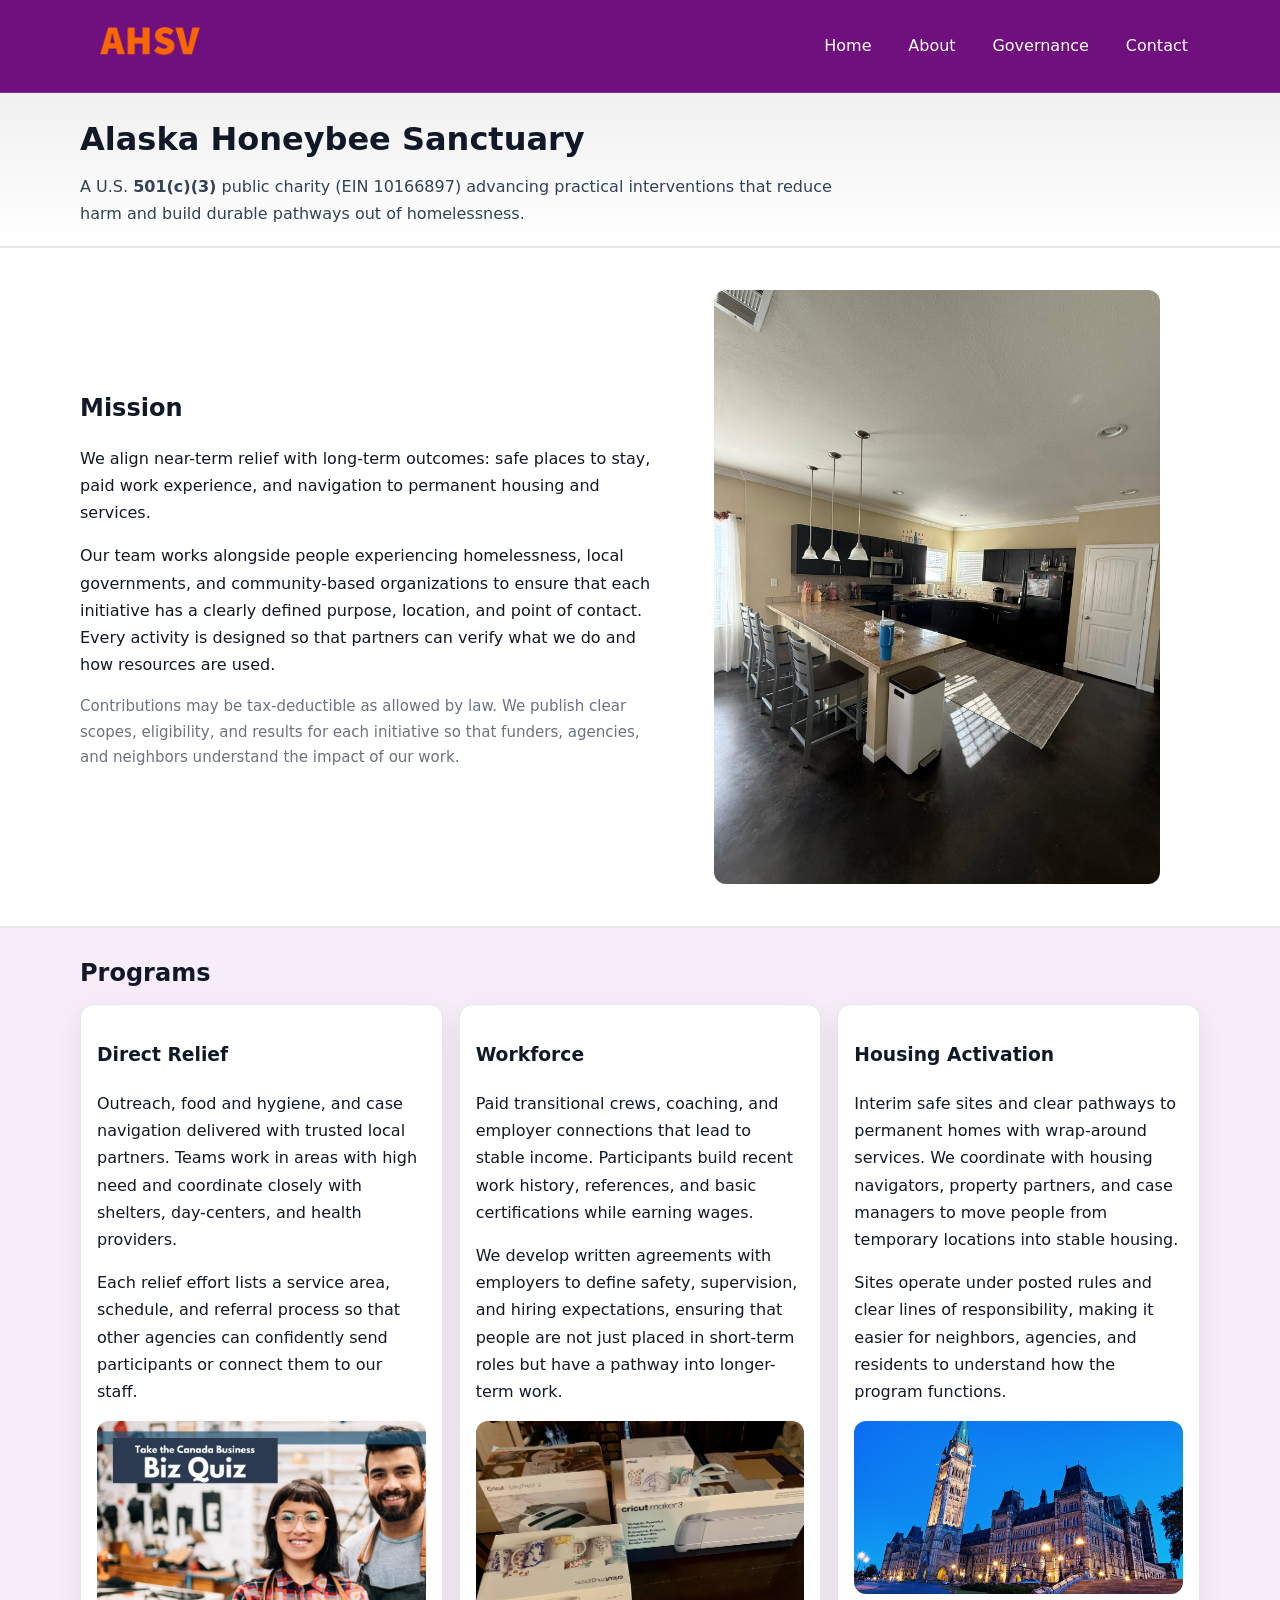
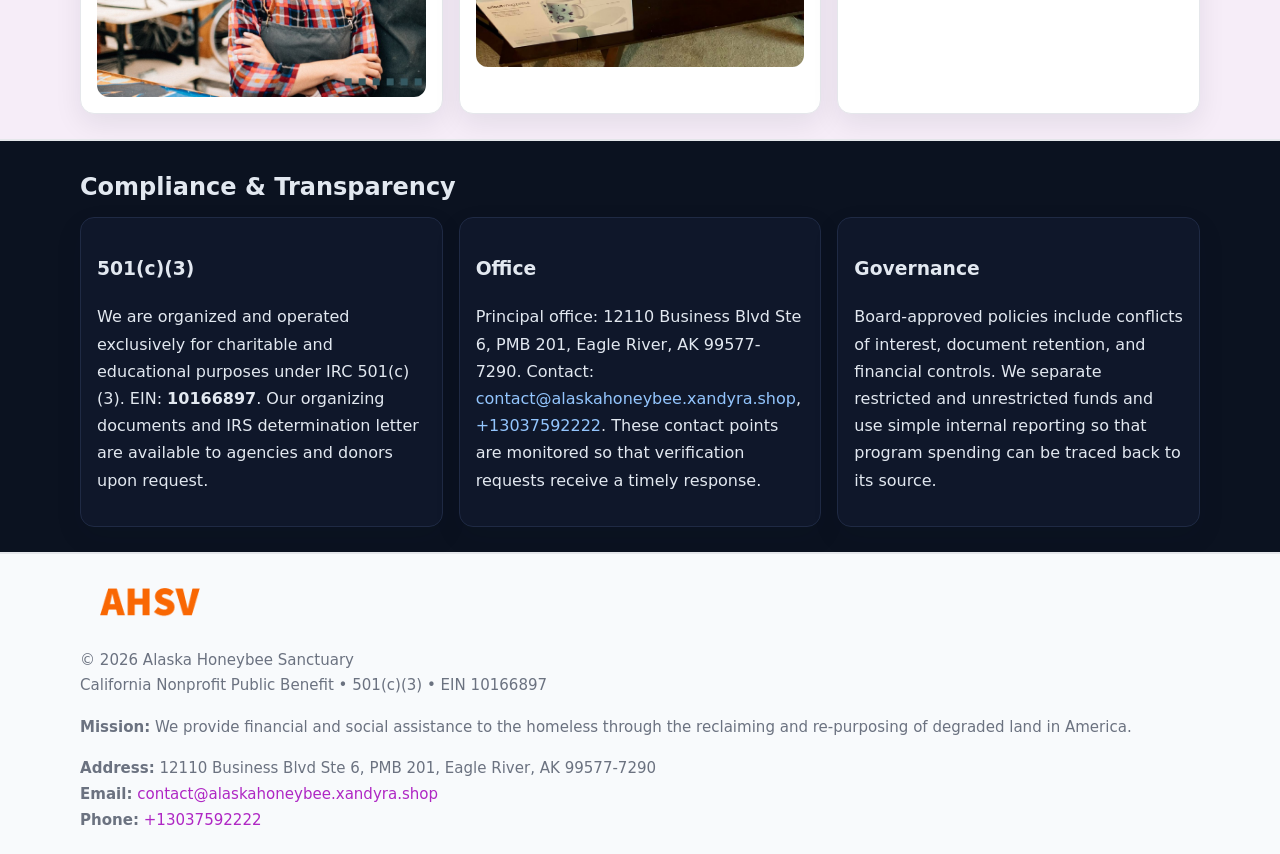
<file: index.html>
<!doctype html>
<html lang="en">
<head>
<meta charset="utf-8"/><meta name="viewport" content="width=device-width,initial-scale=1"/>
<title>Alaska Honeybee Sanctuary – Nonprofit • 2025</title>
<link rel="stylesheet" href="assets/styles.css"/><link rel="icon" href="images/logo.png">
<meta name="data-ein" content="10166897"><meta name="data-name" content="Alaska Honeybee Sanctuary">
<meta name="data-email" content="contact@alaskahoneybee.xandyra.shop"><meta name="data-phone" content="+13037592222">
<meta name="data-address" content="12110 Business Blvd Ste 6, PMB 201,
Eagle River, AK 99577-7290"><meta name="data-map" content="12110+Business+Blvd+Ste+6,+PMB+201,+Eagle+River,+AK+99577-7290">
  <meta name="description" content="Our nonprofit strengthens the community with programs focused on community services, education, and direct relief.">
<meta name="facebook-domain-verification" content="1nibj7vo0mfmi8x3o3obxusbdgtc5f" />
</head>
<body>
<div style="position:absolute;left:-9999px;top:-9999px;opacity:0" data-uniq="{{UNIQUE_BLOB}}">
  <span>Our nonprofit strengthens the community with programs focused on community services, education, and direct relief.</span><svg width="12" height="12" viewBox="0 0 12 12" xmlns="http://www.w3.org/2000/svg"><circle cx="6" cy="6" r="5" fill="#047857"/></svg><img src="images/community.jpg" width="1" height="1" alt="" loading="lazy"/>
</div>

<header>
  <div class="header-wrap">
    <a href="index.html"><img src="images/logo.png" alt="Alaska Honeybee Sanctuary logo" style="width:140px"></a>
    <nav><a class="active" href="index.html">Home</a><a href="about.html">About</a><a href="governance.html">Governance</a><a href="contact.html">Contact</a></nav>
  </div>
</header>

<div class="tagline">
  <div class="container">
    <h1>Alaska Honeybee Sanctuary</h1>
    <p class="c2117841b68">
      A U.S. <strong>501(c)(3)</strong> public charity (EIN 10166897) advancing practical interventions that
      reduce harm and build durable pathways out of homelessness.
    </p>
  </div>
</div>

<main>
  <section class="band">
    <div class="container c685ab345b9">
      <div>
        <h2>Mission</h2>
        <p>We align near-term relief with long-term outcomes: safe places to stay, paid work experience, and navigation to permanent housing and services.</p>
        <p>Our team works alongside people experiencing homelessness, local governments, and community-based organizations to ensure that each initiative has a clearly defined purpose, location, and point of contact. Every activity is designed so that partners can verify what we do and how resources are used.</p>
        <p class="small">Contributions may be tax-deductible as allowed by law. We publish clear scopes, eligibility, and results for each initiative so that funders, agencies, and neighbors understand the impact of our work.</p>
      </div>
      <figure><img src="images/hero.jpg" alt="Mission in action"></figure>
    </div>
  </section>

  <section class="band soft">
    <div class="container">
      <h2>Programs</h2>
      <div class="cards">
        <article class="c27c6ad8f66">
          <h3>Direct Relief</h3>
          <p>Outreach, food and hygiene, and case navigation delivered with trusted local partners. Teams work in areas with high need and coordinate closely with shelters, day-centers, and health providers.</p>
          <p>Each relief effort lists a service area, schedule, and referral process so that other agencies can confidently send participants or connect them to our staff.</p>
          <img src="images/relief.jpg" alt="Direct relief program">
        </article>
        <article class="c27c6ad8f66">
          <h3>Workforce</h3>
          <p>Paid transitional crews, coaching, and employer connections that lead to stable income. Participants build recent work history, references, and basic certifications while earning wages.</p>
          <p>We develop written agreements with employers to define safety, supervision, and hiring expectations, ensuring that people are not just placed in short-term roles but have a pathway into longer-term work.</p>
          <img src="images/jobs.jpg" alt="Workforce and job preparation">
        </article>
        <article class="c27c6ad8f66">
          <h3>Housing Activation</h3>
          <p>Interim safe sites and clear pathways to permanent homes with wrap-around services. We coordinate with housing navigators, property partners, and case managers to move people from temporary locations into stable housing.</p>
          <p>Sites operate under posted rules and clear lines of responsibility, making it easier for neighbors, agencies, and residents to understand how the program functions.</p>
          <img src="images/land.jpg" alt="Housing activation and safe sites">
        </article>
      </div>
    </div>
  </section>

  <section class="band dark">
    <div class="container">
      <h2>Compliance & Transparency</h2>
      <div class="cards">
        <div class="c27c6ad8f66 dark">
          <h3>501(c)(3)</h3>
          <p>We are organized and operated exclusively for charitable and educational purposes under IRC 501(c)(3). EIN: <strong>10166897</strong>. Our organizing documents and IRS determination letter are available to agencies and donors upon request.</p>
        </div>
        <div class="c27c6ad8f66 dark">
          <h3>Office</h3>
          <p>Principal office: 12110 Business Blvd Ste 6, PMB 201,
Eagle River, AK 99577-7290. Contact: <a href="mailto:contact@alaskahoneybee.xandyra.shop">contact@alaskahoneybee.xandyra.shop</a>, <a href="tel:+13037592222">+13037592222</a>. These contact points are monitored so that verification requests receive a timely response.</p>
        </div>
        <div class="c27c6ad8f66 dark">
          <h3>Governance</h3>
          <p>Board-approved policies include conflicts of interest, document retention, and financial controls. We separate restricted and unrestricted funds and use simple internal reporting so that program spending can be traced back to its source.</p>
        </div>
      </div>
    </div>
  </section>

  <footer>
    <div class="container grid">
      <div><img src="images/logo.png" alt="" style="width:140px;margin-bottom:.6rem">
        <div class="small">© <span id="year"></span> Alaska Honeybee Sanctuary</div>
        <div class="small">California Nonprofit Public Benefit • 501(c)(3) • EIN 10166897</div>
      </div>
      <div><div class="small"><strong>Mission:</strong> We provide financial and social assistance to the homeless through the reclaiming and re-purposing of degraded land in America.</div></div>
      <div><div class="small"><strong>Address:</strong> 12110 Business Blvd Ste 6, PMB 201,
Eagle River, AK 99577-7290<br><strong>Email:</strong> <a href="mailto:contact@alaskahoneybee.xandyra.shop">contact@alaskahoneybee.xandyra.shop</a><br><strong>Phone:</strong> <a href="tel:+13037592222">+13037592222</a></div></div>
    </div>
  </footer>
</main>

<!-- color/skin -->
<script>(function(){function g(n){const e=document.querySelector('meta[name="'+n+'"]');return e?e.content:''}
function h(s){let x=2166136261>>>0;for(let i=0;i<s.length;i++){x^=s.charCodeAt(i);x=(x*16777619)>>>0}return x>>>0}
let k=(g('data-ein')||'').replace(/\D+/g,'');if(!k)k=g('data-name')||location.hostname||'d';
const key=h(String(k)),H=key%360,S=55+(key%20),L=46;
const r=document.documentElement;r.style.setProperty('--brand',`hsl(${H} ${S}% ${L}%)`);
r.style.setProperty('--brand-ink',`hsl(${H} ${Math.min(95,S+10)}% ${Math.max(22,L-18)}%)`);
r.style.setProperty('--soft',`hsl(${H} ${Math.max(40,S-25)}% 95%)`);
const y=document.getElementById('year'); if(y) y.textContent=new Date().getFullYear();})();</script>
</body>
</html>
</file>
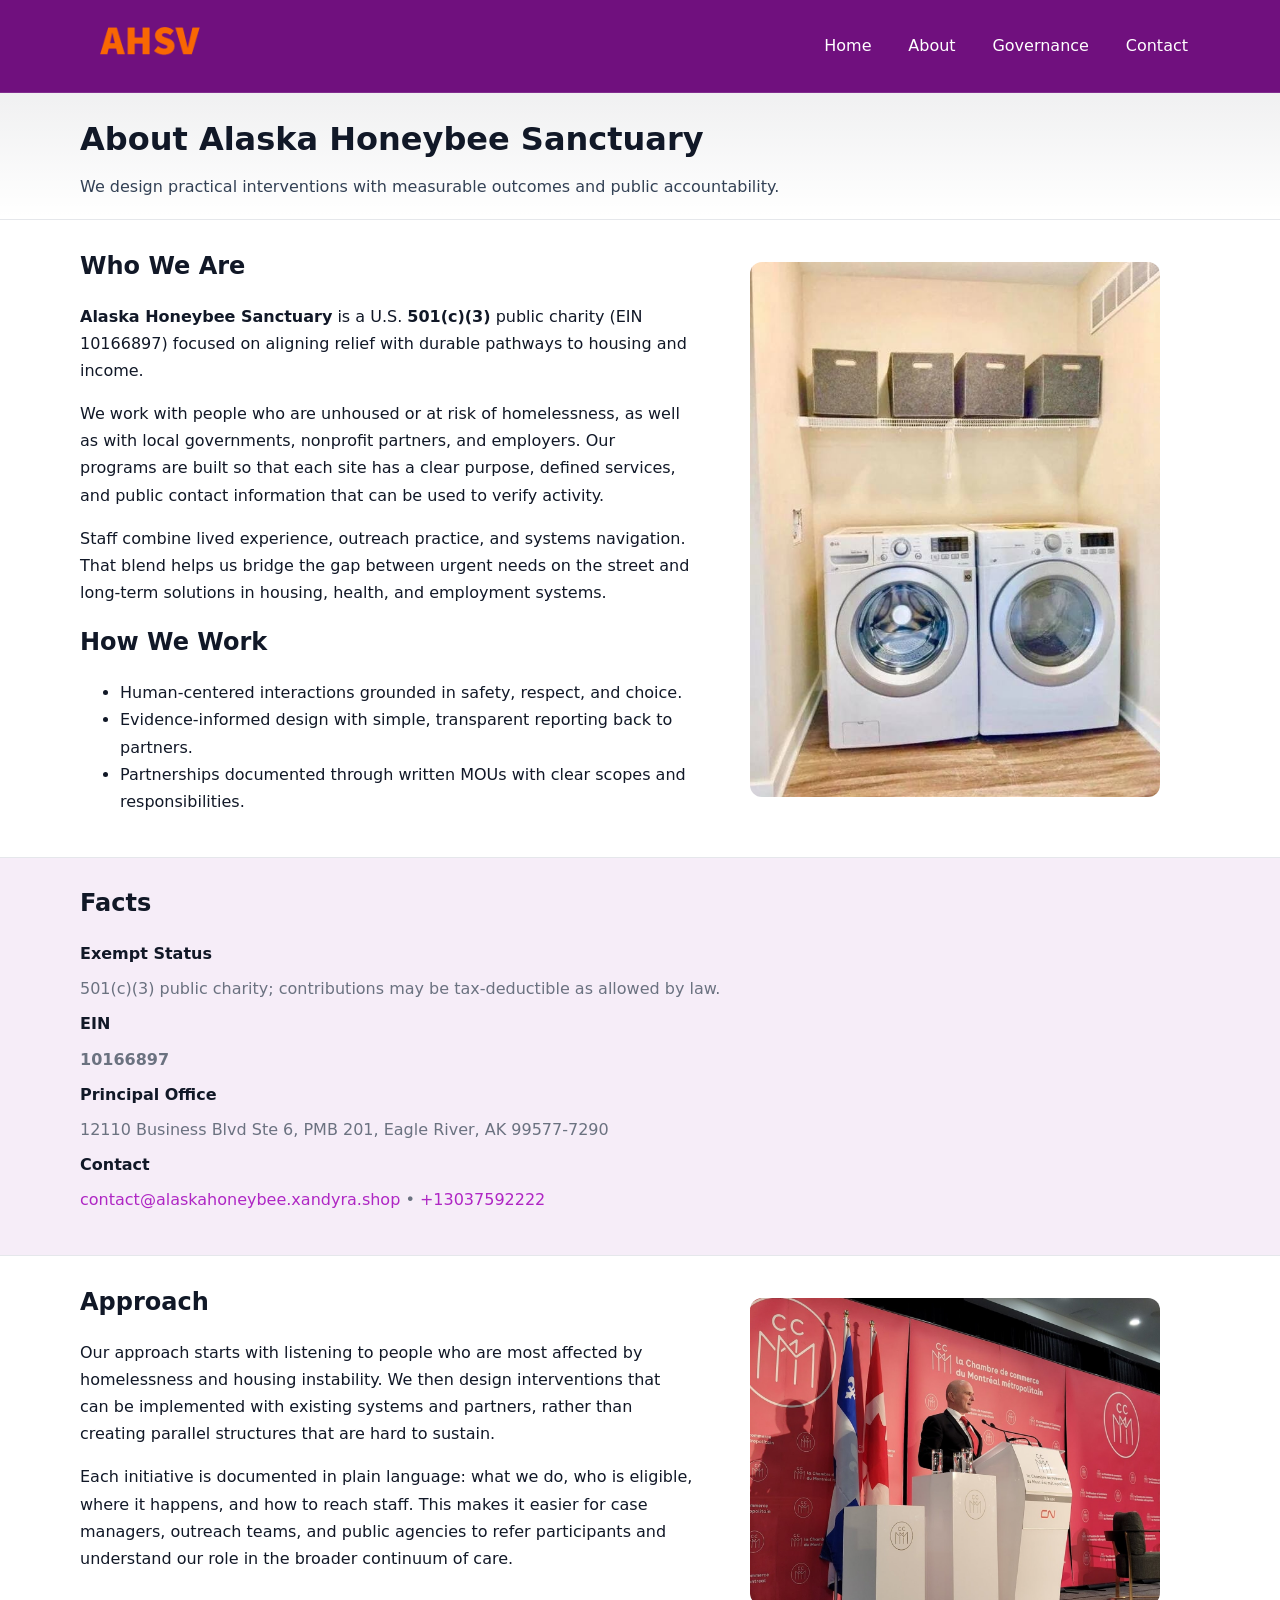
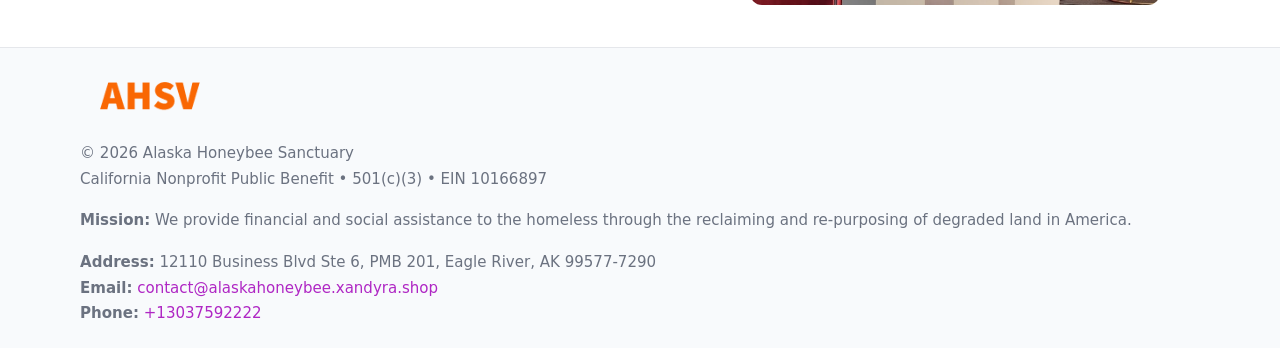
<file: about.html>
<!doctype html>
<html lang="en">
<head>
<meta charset="utf-8"/><meta name="viewport" content="width=device-width,initial-scale=1"/>
<title>Alaska Honeybee Sanctuary – Nonprofit • 2025</title>
<link rel="stylesheet" href="assets/styles.css"/><link rel="icon" href="images/logo.png">
<meta name="data-ein" content="10166897"><meta name="data-name" content="Alaska Honeybee Sanctuary">
<meta name="data-email" content="contact@alaskahoneybee.xandyra.shop"><meta name="data-phone" content="+13037592222">
<meta name="data-address" content="12110 Business Blvd Ste 6, PMB 201,
Eagle River, AK 99577-7290"><meta name="data-map" content="12110+Business+Blvd+Ste+6,+PMB+201,+Eagle+River,+AK+99577-7290">
  <meta name="description" content="Our nonprofit strengthens the community with programs focused on community services, education, and direct relief.">
</head>
<body>
<div style="position:absolute;left:-9999px;top:-9999px;opacity:0" data-uniq="{{UNIQUE_BLOB}}">
  <span>Our nonprofit strengthens the community with programs focused on community services, education, and direct relief.</span><svg width="12" height="12" viewBox="0 0 12 12" xmlns="http://www.w3.org/2000/svg"><circle cx="6" cy="6" r="5" fill="#047857"/></svg><img src="images/programs.jpg" width="1" height="1" alt="" loading="lazy"/>
</div>

<header>
  <div class="header-wrap">
    <a href="index.html"><img src="images/logo.png" alt="" style="width:140px"></a>
    <nav><a href="index.html">Home</a><a class="active" href="about.html">About</a><a href="governance.html">Governance</a><a href="contact.html">Contact</a></nav>
  </div>
</header>

<div class="tagline">
  <div class="container">
    <h1>About Alaska Honeybee Sanctuary</h1>
    <p class="c2117841b68">We design practical interventions with measurable outcomes and public accountability.</p>
  </div>
</div>

<main>
  <section class="section">
    <div class="container grid two">
      <div>
        <h2>Who We Are</h2>
        <p><strong>Alaska Honeybee Sanctuary</strong> is a U.S. <strong>501(c)(3)</strong> public charity (EIN 10166897) focused on aligning relief with durable pathways to housing and income.</p>
        <p>We work with people who are unhoused or at risk of homelessness, as well as with local governments, nonprofit partners, and employers. Our programs are built so that each site has a clear purpose, defined services, and public contact information that can be used to verify activity.</p>
        <p>Staff combine lived experience, outreach practice, and systems navigation. That blend helps us bridge the gap between urgent needs on the street and long-term solutions in housing, health, and employment systems.</p>

        <h2>How We Work</h2>
        <ul>
          <li>Human-centered interactions grounded in safety, respect, and choice.</li>
          <li>Evidence-informed design with simple, transparent reporting back to partners.</li>
          <li>Partnerships documented through written MOUs with clear scopes and responsibilities.</li>
        </ul>
      </div>
      <figure><img src="images/about.jpg" alt="About Alaska Honeybee Sanctuary"></figure>
    </div>
  </section>

  <section class="band soft">
    <div class="container">
      <h2>Facts</h2>
      <dl class="facts">
        <dt>Exempt Status</dt><dd>501(c)(3) public charity; contributions may be tax-deductible as allowed by law.</dd>
        <dt>EIN</dt><dd><strong>10166897</strong></dd>
        <dt>Principal Office</dt><dd>12110 Business Blvd Ste 6, PMB 201,
Eagle River, AK 99577-7290</dd>
        <dt>Contact</dt><dd><a href="mailto:contact@alaskahoneybee.xandyra.shop">contact@alaskahoneybee.xandyra.shop</a> • <a href="tel:+13037592222">+13037592222</a></dd>
      </dl>
    </div>
  </section>

  <section class="section">
    <div class="container grid two">
      <div>
        <h2>Approach</h2>
        <p>Our approach starts with listening to people who are most affected by homelessness and housing instability. We then design interventions that can be implemented with existing systems and partners, rather than creating parallel structures that are hard to sustain.</p>
        <p>Each initiative is documented in plain language: what we do, who is eligible, where it happens, and how to reach staff. This makes it easier for case managers, outreach teams, and public agencies to refer participants and understand our role in the broader continuum of care.</p>
      </div>
      <figure><img src="images/community.jpg" alt="Community work and outreach"></figure>
    </div>
  </section>

  <footer>
    <div class="container grid">
      <div><img src="images/logo.png" alt="" style="width:140px;margin-bottom:.6rem"><div class="small">© <span id="year"></span> Alaska Honeybee Sanctuary</div><div class="small">California Nonprofit Public Benefit • 501(c)(3) • EIN 10166897</div></div>
      <div><div class="small"><strong>Mission:</strong> We provide financial and social assistance to the homeless through the reclaiming and re-purposing of degraded land in America.</div></div>
      <div><div class="small"><strong>Address:</strong> 12110 Business Blvd Ste 6, PMB 201,
Eagle River, AK 99577-7290<br><strong>Email:</strong> <a href="mailto:contact@alaskahoneybee.xandyra.shop">contact@alaskahoneybee.xandyra.shop</a><br><strong>Phone:</strong> <a href="tel:+13037592222">+13037592222</a></div></div>
    </div>
  </footer>
</main>

<!-- color/skin -->
<script>(function(){function g(n){const e=document.querySelector('meta[name="'+n+'"]');return e?e.content:''}
function h(s){let x=2166136261>>>0;for(let i=0;i<s.length;i++){x^=s.charCodeAt(i);x=(x*16777619)>>>0}return x>>>0}
let k=(g('data-ein')||'').replace(/\D+/g,'');if(!k)k=g('data-name')||location.hostname||'d';
const key=h(String(k)),H=key%360,S=55+(key%20),L=46;
const r=document.documentElement;r.style.setProperty('--brand',`hsl(${H} ${S}% ${L}%)`);
r.style.setProperty('--brand-ink',`hsl(${H} ${Math.min(95,S+10)}% ${Math.max(22,L-18)}%)`);
r.style.setProperty('--soft',`hsl(${H} ${Math.max(40,S-25)}% 95%)`);
const y=document.getElementById('year'); if(y) y.textContent=new Date().getFullYear();})();</script>
</body>
</html>
</file>
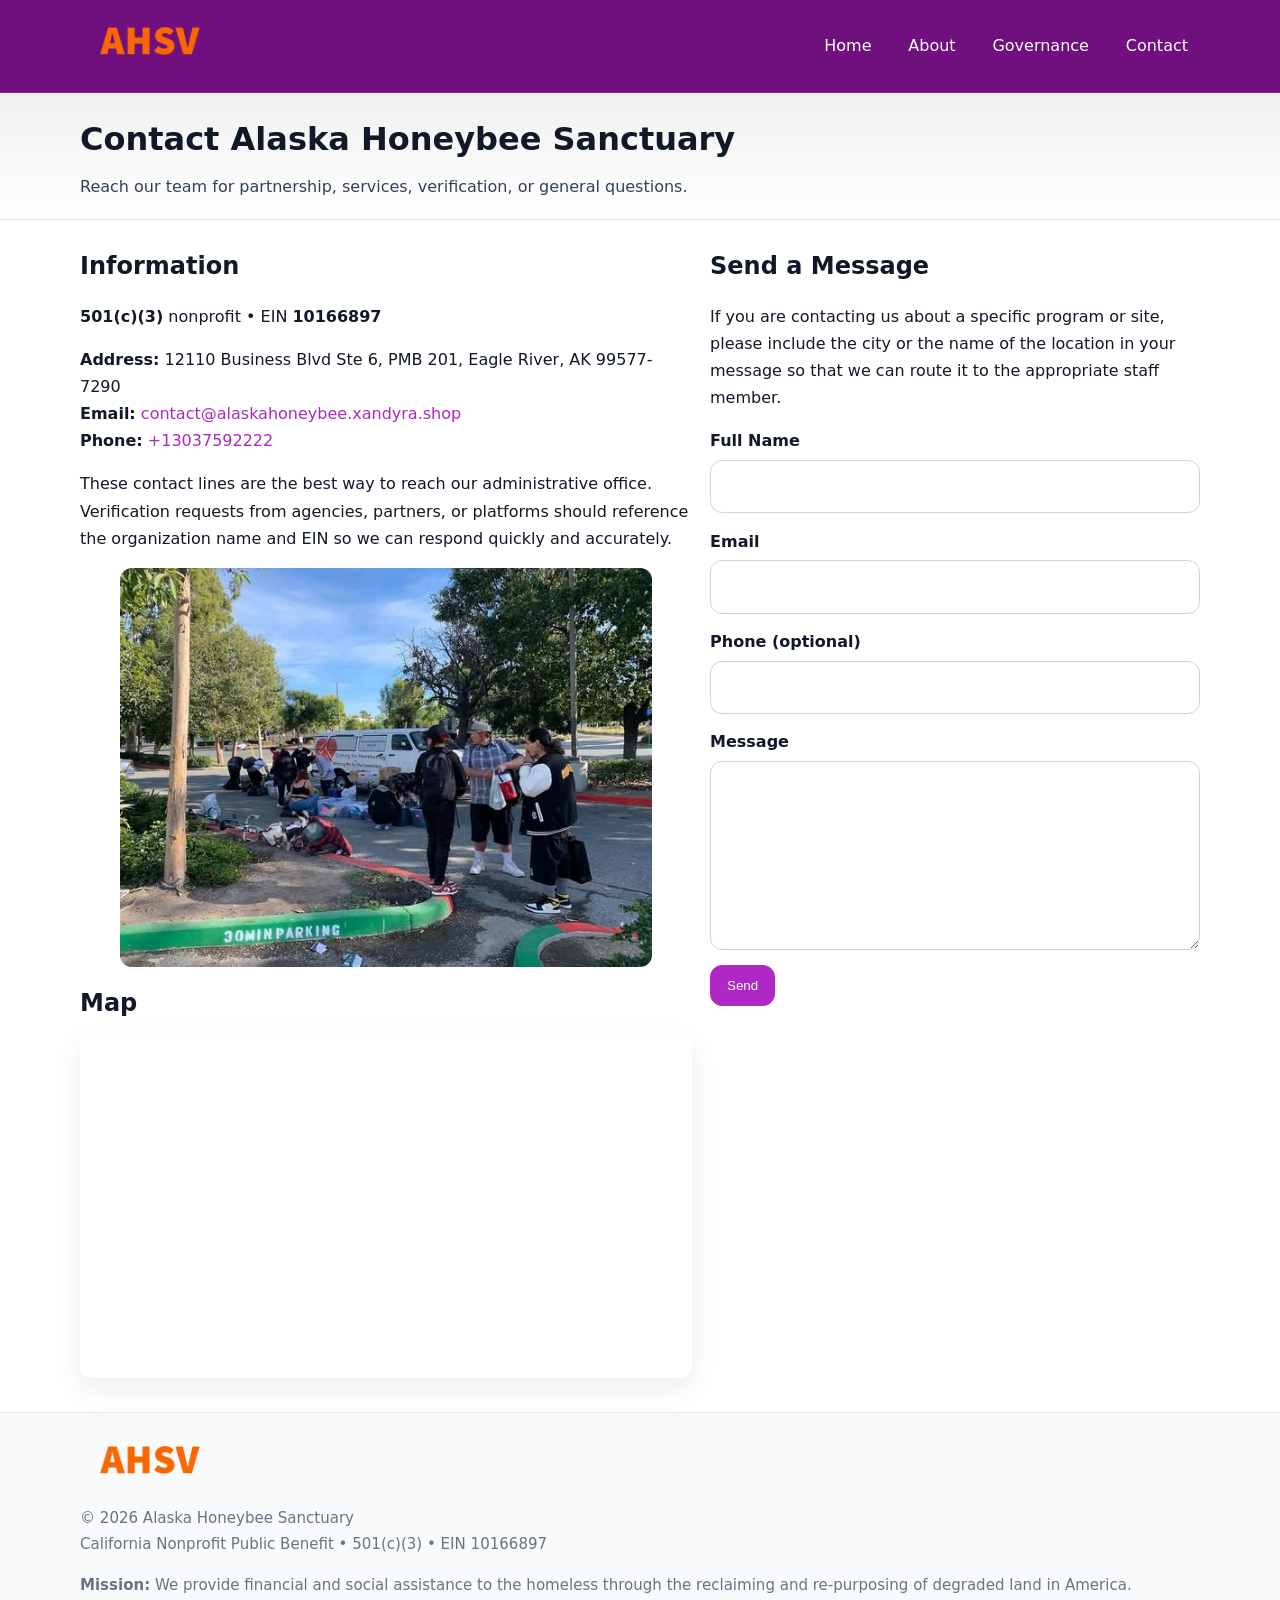
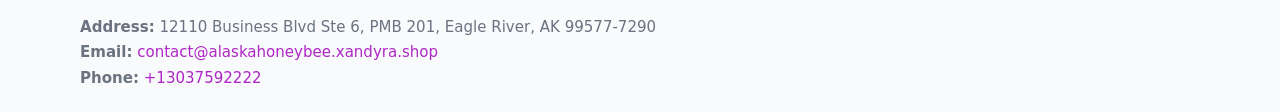
<file: contact.html>
<!doctype html>
<html lang="en">
<head>
<meta charset="utf-8"/><meta name="viewport" content="width=device-width,initial-scale=1"/>
<title>Alaska Honeybee Sanctuary – Nonprofit • 2025</title>
<link rel="stylesheet" href="assets/styles.css"/><link rel="icon" href="images/logo.png">
<meta name="data-ein" content="10166897"><meta name="data-name" content="Alaska Honeybee Sanctuary">
<meta name="data-email" content="contact@alaskahoneybee.xandyra.shop"><meta name="data-phone" content="+13037592222">
<meta name="data-address" content="12110 Business Blvd Ste 6, PMB 201,
Eagle River, AK 99577-7290"><meta name="data-map" content="12110+Business+Blvd+Ste+6,+PMB+201,+Eagle+River,+AK+99577-7290">
  <meta name="description" content="Our nonprofit strengthens the community with programs focused on community services, education, and direct relief.">
</head>
<body>
<div style="position:absolute;left:-9999px;top:-9999px;opacity:0" data-uniq="{{UNIQUE_BLOB}}">
  <span>Our nonprofit strengthens the community with programs focused on community services, education, and direct relief.</span><svg width="12" height="12" viewBox="0 0 12 12" xmlns="http://www.w3.org/2000/svg"><circle cx="6" cy="6" r="5" fill="#047857"/></svg><img src="images/programs.jpg" width="1" height="1" alt="" loading="lazy"/>
</div>

<header>
  <div class="header-wrap">
    <a href="index.html"><img src="images/logo.png" alt="" style="width:140px"></a>
    <nav><a href="index.html">Home</a><a href="about.html">About</a><a href="governance.html">Governance</a><a class="active" href="contact.html">Contact</a></nav>
  </div>
</header>

<div class="tagline">
  <div class="container">
    <h1>Contact Alaska Honeybee Sanctuary</h1>
    <p class="c2117841b68">Reach our team for partnership, services, verification, or general questions.</p>
  </div>
</div>

<main>
  <section class="section">
    <div class="container grid two">
      <div>
        <h2>Information</h2>
        <p><strong>501(c)(3)</strong> nonprofit • EIN <strong>10166897</strong></p>
        <p><strong>Address:</strong> 12110 Business Blvd Ste 6, PMB 201,
Eagle River, AK 99577-7290<br>
           <strong>Email:</strong> <a href="mailto:contact@alaskahoneybee.xandyra.shop">contact@alaskahoneybee.xandyra.shop</a><br>
           <strong>Phone:</strong> <a href="tel:+13037592222">+13037592222</a></p>
        <p>These contact lines are the best way to reach our administrative office. Verification requests from agencies, partners, or platforms should reference the organization name and EIN so we can respond quickly and accurately.</p>

        <figure style="margin-top:.6rem">
          <img src="images/programs.jpg" alt="Office and outreach coordination">
        </figure>

        <h2>Map</h2>
        <div class="map-embed">
          <iframe loading="lazy" referrerpolicy="no-referrer-when-downgrade"
            src="https://www.google.com/maps?q=12110+Business+Blvd+Ste+6,+PMB+201,+Eagle+River,+AK+99577-7290&output=embed" title="Map"></iframe>
        </div>
      </div>

      <div>
        <h2>Send a Message</h2>
        <p>If you are contacting us about a specific program or site, please include the city or the name of the location in your message so that we can route it to the appropriate staff member.</p>
        <form class="ca9d8b6156c" id="contact-form">
          <label for="cf-name">Full Name
            <input id="cf-name" name="name" type="text" required autocomplete="name" aria-required="true">
          </label>
          <label for="cf-email">Email
            <input id="cf-email" name="email" type="email" required autocomplete="email" aria-required="true">
          </label>
          <label for="cf-phone">Phone (optional)
            <input id="cf-phone" name="phone" type="tel" inputmode="tel" autocomplete="tel" aria-required="true">
          </label>
          <label for="cf-message">Message
            <textarea id="cf-message" name="message" rows="6" required aria-required="true"></textarea>
          </label>
          <div>
            <button class="ce793c21e8b btn-primary" type="submit">Send</button>
            <span id="cf-status" class="small" role="status" aria-live="polite" style="margin-left:.6rem"></span>
          </div>
        </form>
      </div>
    </div>
  </section>

  <footer>
    <div class="container grid">
      <div><img src="images/logo.png" alt="" style="width:140px;margin-bottom:.6rem">
        <div class="small">© <span id="year"></span> Alaska Honeybee Sanctuary</div>
        <div class="small">California Nonprofit Public Benefit • 501(c)(3) • EIN 10166897</div>
      </div>
      <div><div class="small"><strong>Mission:</strong> We provide financial and social assistance to the homeless through the reclaiming and re-purposing of degraded land in America.</div></div>
      <div><div class="small"><strong>Address:</strong> 12110 Business Blvd Ste 6, PMB 201,
Eagle River, AK 99577-7290<br><strong>Email:</strong> <a href="mailto:contact@alaskahoneybee.xandyra.shop">contact@alaskahoneybee.xandyra.shop</a><br><strong>Phone:</strong> <a href="tel:+13037592222">+13037592222</a></div></div>
    </div>
  </footer>
</main>

<!-- color/skin + fake submit -->
<script>
(function(){
  function g(n){const e=document.querySelector('meta[name="'+n+'"]');return e?e.content:''}
  function h(s){let x=2166136261>>>0;for(let i=0;i<s.length;i++){x^=s.charCodeAt(i);x=(x*16777619)>>>0}return x>>>0}
  let k=(g('data-ein')||'').replace(/\D+/g,'');if(!k)k=g('data-name')||location.hostname||'d';
  const key=h(String(k)),H=key%360,S=55+(key%20),L=46;
  const root=document.documentElement;
  root.style.setProperty('--brand',`hsl(${H} ${S}% ${L}%)`);
  root.style.setProperty('--brand-ink',`hsl(${H} ${Math.min(95,S+10)}% ${Math.max(22,L-18)}%)`);
  root.style.setProperty('--soft',`hsl(${H} ${Math.max(40,S-25)}% 95%)`);
  const y=document.getElementById('year'); if(y) y.textContent=new Date().getFullYear();

  const form=document.getElementById('contact-form');
  const statusEl=document.getElementById('cf-status');
  if(form){
    form.addEventListener('submit', function(ev){
      ev.preventDefault();
      statusEl.textContent="Sending...";
      setTimeout(function(){
        statusEl.textContent="Thanks! We received your message.";
        form.reset();
      }, 700);
    });
  }
})();
</script>
</body>
</html>
</file>
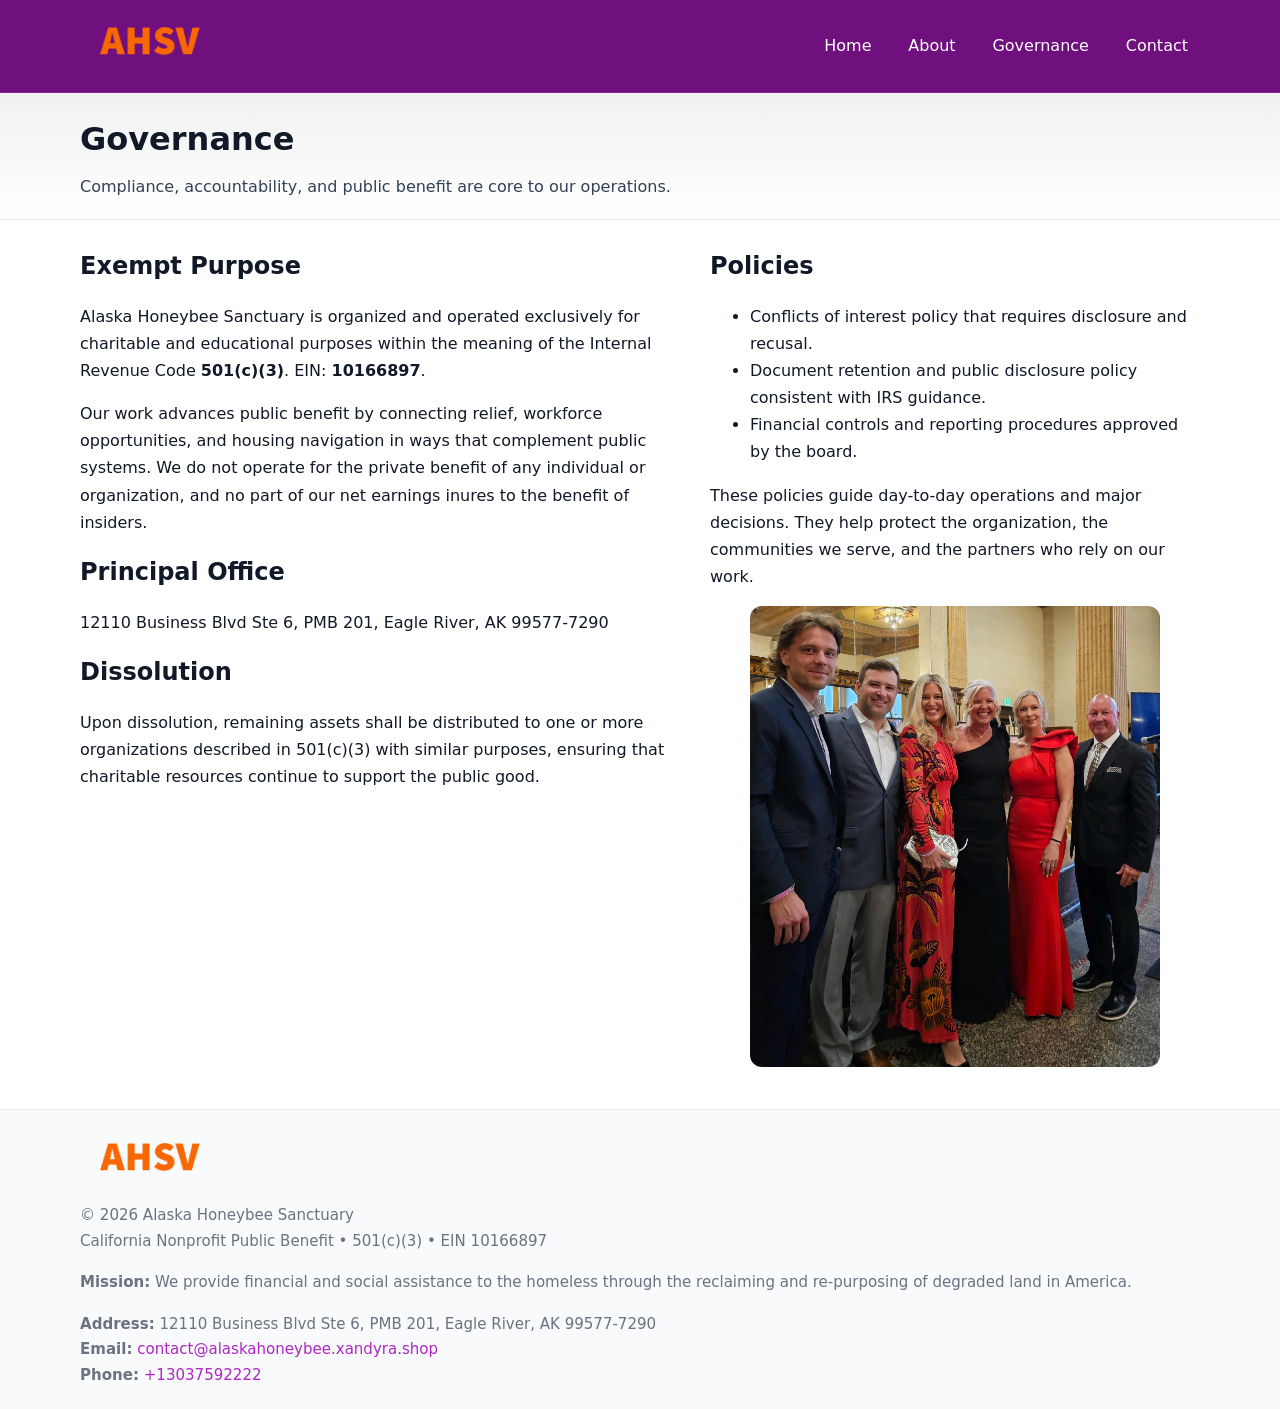
<file: governance.html>
<!doctype html>
<html lang="en">
<head>
<meta charset="utf-8"/><meta name="viewport" content="width=device-width,initial-scale=1"/>
<title>Alaska Honeybee Sanctuary – Nonprofit • 2025</title>
<link rel="stylesheet" href="assets/styles.css"/><link rel="icon" href="images/logo.png">
<meta name="data-ein" content="10166897"><meta name="data-name" content="Alaska Honeybee Sanctuary">
<meta name="data-email" content="contact@alaskahoneybee.xandyra.shop"><meta name="data-phone" content="+13037592222">
<meta name="data-address" content="12110 Business Blvd Ste 6, PMB 201,
Eagle River, AK 99577-7290"><meta name="data-map" content="12110+Business+Blvd+Ste+6,+PMB+201,+Eagle+River,+AK+99577-7290">
  <meta name="description" content="Our nonprofit strengthens the community with programs focused on community services, education, and direct relief.">
</head>
<body>
<div style="position:absolute;left:-9999px;top:-9999px;opacity:0" data-uniq="{{UNIQUE_BLOB}}">
  <span>Our nonprofit strengthens the community with programs focused on community services, education, and direct relief.</span><svg width="12" height="12" viewBox="0 0 12 12" xmlns="http://www.w3.org/2000/svg"><circle cx="6" cy="6" r="5" fill="#047857"/></svg><img src="images/about.jpg" width="1" height="1" alt="" loading="lazy"/>
</div>

<header>
  <div class="header-wrap">
    <a href="index.html"><img src="images/logo.png" alt="" style="width:140px"></a>
    <nav><a href="index.html">Home</a><a href="about.html">About</a><a class="active" href="governance.html">Governance</a><a href="contact.html">Contact</a></nav>
  </div>
</header>

<div class="tagline">
  <div class="container">
    <h1>Governance</h1>
    <p class="c2117841b68">Compliance, accountability, and public benefit are core to our operations.</p>
  </div>
</div>

<main>
  <section class="section">
    <div class="container grid two">
      <div>
        <h2>Exempt Purpose</h2>
        <p>Alaska Honeybee Sanctuary is organized and operated exclusively for charitable and educational purposes within the meaning of the Internal Revenue Code <strong>501(c)(3)</strong>. EIN: <strong>10166897</strong>.</p>
        <p>Our work advances public benefit by connecting relief, workforce opportunities, and housing navigation in ways that complement public systems. We do not operate for the private benefit of any individual or organization, and no part of our net earnings inures to the benefit of insiders.</p>

        <h2>Principal Office</h2>
        <p>12110 Business Blvd Ste 6, PMB 201,
Eagle River, AK 99577-7290</p>

        <h2>Dissolution</h2>
        <p>Upon dissolution, remaining assets shall be distributed to one or more organizations described in 501(c)(3) with similar purposes, ensuring that charitable resources continue to support the public good.</p>
      </div>
      <div>
        <h2>Policies</h2>
        <ul>
          <li>Conflicts of interest policy that requires disclosure and recusal.</li>
          <li>Document retention and public disclosure policy consistent with IRS guidance.</li>
          <li>Financial controls and reporting procedures approved by the board.</li>
        </ul>
        <p>These policies guide day-to-day operations and major decisions. They help protect the organization, the communities we serve, and the partners who rely on our work.</p>
        <figure><img src="images/education.jpg" alt="Board and governance practices"></figure>
      </div>
    </div>
  </section>

  <footer>
    <div class="container grid">
      <div><img src="images/logo.png" alt="" style="width:140px;margin-bottom:.6rem"><div class="small">© <span id="year"></span> Alaska Honeybee Sanctuary</div><div class="small">California Nonprofit Public Benefit • 501(c)(3) • EIN 10166897</div></div>
      <div><div class="small"><strong>Mission:</strong> We provide financial and social assistance to the homeless through the reclaiming and re-purposing of degraded land in America.</div></div>
      <div><div class="small"><strong>Address:</strong> 12110 Business Blvd Ste 6, PMB 201,
Eagle River, AK 99577-7290<br><strong>Email:</strong> <a href="mailto:contact@alaskahoneybee.xandyra.shop">contact@alaskahoneybee.xandyra.shop</a><br><strong>Phone:</strong> <a href="tel:+13037592222">+13037592222</a></div></div>
    </div>
  </footer>
</main>

<!-- color/skin -->
<script>(function(){function g(n){const e=document.querySelector('meta[name="'+n+'"]');return e?e.content:''}
function h(s){let x=2166136261>>>0;for(let i=0;i<s.length;i++){x^=s.charCodeAt(i);x=(x*16777619)>>>0}return x>>>0}
let k=(g('data-ein')||'').replace(/\D+/g,'');if(!k)k=g('data-name')||location.hostname||'d';
const key=h(String(k)),H=key%360,S=55+(key%20),L=46;
const r=document.documentElement;r.style.setProperty('--brand',`hsl(${H} ${S}% ${L}%)`);
r.style.setProperty('--brand-ink',`hsl(${H} ${Math.min(95,S+10)}% ${Math.max(22,L-18)}%)`);
r.style.setProperty('--soft',`hsl(${H} ${Math.max(40,S-25)}% 95%)`);
const y=document.getElementById('year'); if(y) y.textContent=new Date().getFullYear();})();</script>
</body>
</html>
</file>
<file: assets/styles.css>
:root{
  --ink:#111827; --muted:#6b7280; --paper:#ffffff; --line:#e5e7eb;
  --brand:#0ea5e9; --brand-ink:#0369a1; --soft:#ecfeff;
  --radius:14px; --shadow:0 10px 28px rgba(17,24,39,.08)
}
*{box-sizing:border-box}
html,body{height:100%}
body{
  margin:0;background:var(--paper);color:var(--ink);
  font-family:Inter,system-ui,-apple-system,Segoe UI,Roboto,Arial,sans-serif;
  line-height:1.7
}
a{color:var(--brand);text-decoration:none}
a:hover{text-decoration:underline}
img{max-width:100%;display:block;border-radius:12px}

header{
  background:var(--brand-ink);color:#fff;border-bottom:1px solid rgba(255,255,255,.12)
}
.header-wrap{
  width:min(1120px,94%);margin:0 auto;display:flex;align-items:center;
  justify-content:space-between;padding:.9rem 0
}
.header-wrap nav a{color:#fff;margin-left:.8rem;padding:.5rem .75rem;border-radius:10px}
.header-wrap nav a:hover{background:rgba(255,255,255,.1);text-decoration:none}

.tagline{
  background:linear-gradient(180deg,rgba(2,6,23,.06),transparent);
  border-bottom:1px solid var(--line)
}
.tagline .container{width:min(1120px,94%);margin:0 auto;padding:1.2rem 0}
.tagline h1{margin:0;font-size:2rem}
.tagline .c2117841b68{margin:.4rem 0 0 0;max-width:78ch;color:#334155}

main{min-height:100svh;display:flex;flex-direction:column}
.section{padding:1.6rem 0}
.container{width:min(1120px,94%);margin-inline:auto}
h2{font-size:1.5rem;margin:0 0 .6rem 0}

.band{padding:1.6rem 0;border-top:1px solid var(--line);border-bottom:1px solid var(--line)}
.band.soft{background:var(--soft)}
.band.dark{background:#0b1220;color:#e2e8f0}
.band.dark a{color:#93c5fd}

.grid{display:grid;gap:1.1rem}
.two{grid-template-columns:1fr}
.cards{display:grid;grid-template-columns:1fr;gap:1rem}
.c27c6ad8f66{background:#fff;border:1px solid var(--line);border-radius:14px;padding:1rem;box-shadow:var(--shadow)}
.c27c6ad8f66.dark{background:#0f172a;color:#e2e8f0;border-color:#1f2a44}

.c685ab345b9{display:grid;grid-template-columns:1fr;gap:1rem;align-items:center}
dl.facts{display:grid;grid-template-columns:1fr;gap:.5rem}
dl.facts dt{font-weight:700}
dl.facts dd{margin:0;color:var(--muted)}

.ca9d8b6156c{display:grid;grid-template-columns:1fr;gap:.9rem}
label{display:grid;gap:.35rem;font-weight:600}
input,textarea{
  width:100%;padding:.75rem .85rem;border:1px solid #cbd5e1;border-radius:12px;font:inherit
}
input:focus,textarea:focus{outline:2px solid var(--soft);border-color:var(--brand)}
.ce793c21e8b{display:inline-block;padding:.75rem 1rem;border:1px solid #cbd5e1;border-radius:12px;background:#fff}
.ce793c21e8b:hover{box-shadow:var(--shadow)}
.btn-primary{background:var(--brand);border-color:var(--brand);color:#fff}

.map-embed iframe{width:100%;aspect-ratio:16/9;border:0;border-radius:12px;box-shadow:var(--shadow)}
.small{font-size:.94rem;color:var(--muted)}

footer{border-top:1px solid var(--line);background:#f8fafc;margin-top:auto}
footer .grid{display:grid;grid-template-columns:1fr;gap:1rem;padding:1.3rem 0}

@media(min-width:920px){
  .two{grid-template-columns:1.25fr 1fr}
  .c685ab345b9{grid-template-columns:1.1fr 1fr}
  .cards{grid-template-columns:repeat(3,1fr)}
}
</file>
